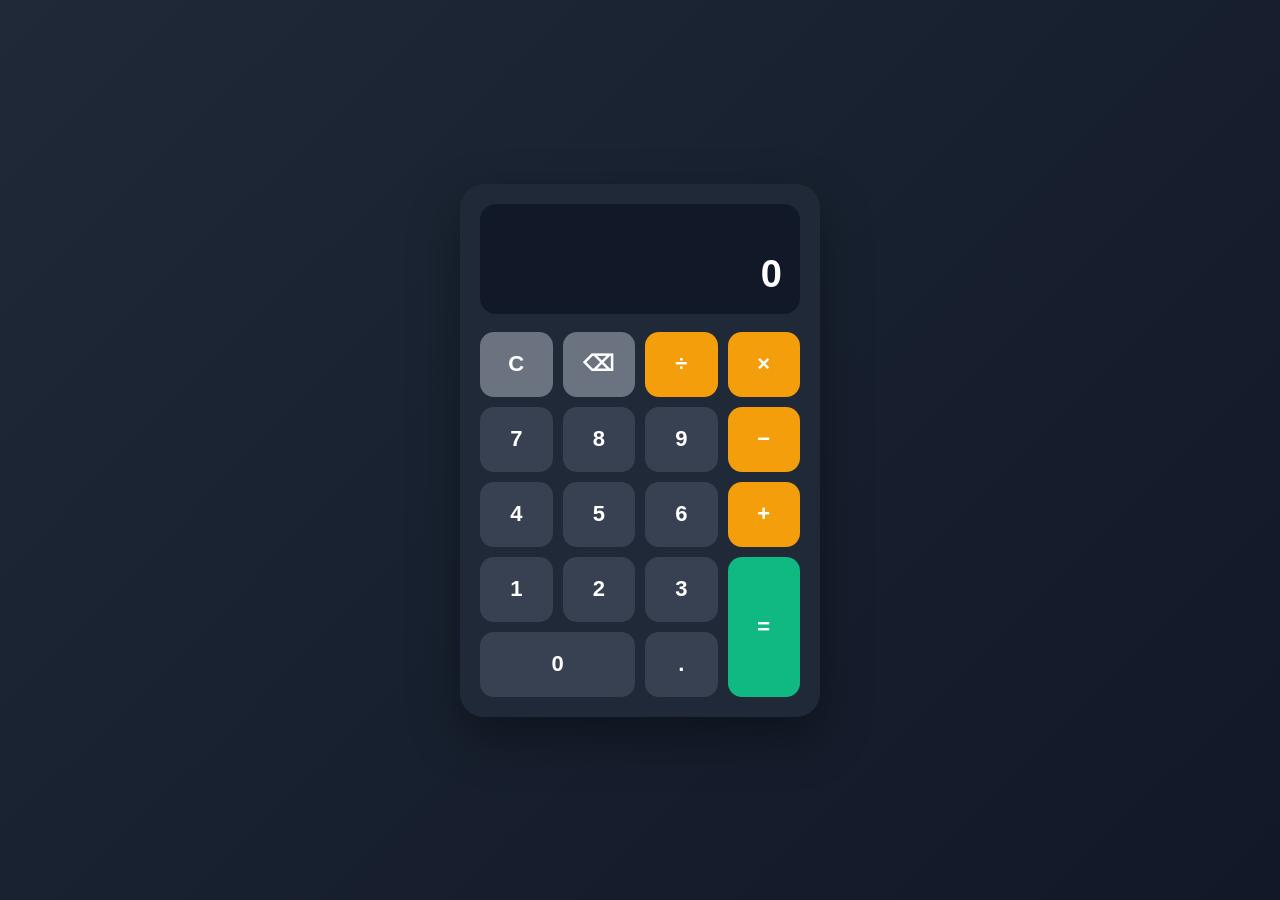
<file: WebDev-L2-Calculator/index.html>
<!DOCTYPE html>
<html lang="en">
<head>
    <meta charset="UTF-8">
    <meta name="viewport" content="width=device-width, initial-scale=1.0">
    <title>Calculator</title>
    <link rel="stylesheet" href="style.css">
</head>

<body>

    <main class="calculator">
        <div class="calculator-display">
            <div id="expression" class="expression"></div>
            <div id="display" class="display">0</div>
        </div>

        <div class="calculator-buttons">
            <button id="clear" class="function-btn">C</button>
            <button id="backspace" class="function-btn">⌫</button>
            <button class="operator-btn" data-operator="÷">÷</button>
            <button class="operator-btn" data-operator="×">×</button>

            <button class="number-btn" data-number="7">7</button>
            <button class="number-btn" data-number="8">8</button>
            <button class="number-btn" data-number="9">9</button>
            <button class="operator-btn" data-operator="−">−</button>

            <button class="number-btn" data-number="4">4</button>
            <button class="number-btn" data-number="5">5</button>
            <button class="number-btn" data-number="6">6</button>
            <button class="operator-btn" data-operator="+">+</button>

            <button class="number-btn" data-number="1">1</button>
            <button class="number-btn" data-number="2">2</button>
            <button class="number-btn" data-number="3">3</button>
            <button id="equals" class="equals-btn">=</button>

            <button class="number-btn zero-btn" data-number="0">0</button>
            <button class="number-btn" data-number=".">.</button>
        </div>
    </main>

    <script src="script.js"></script>
</body>
</html>
</file>
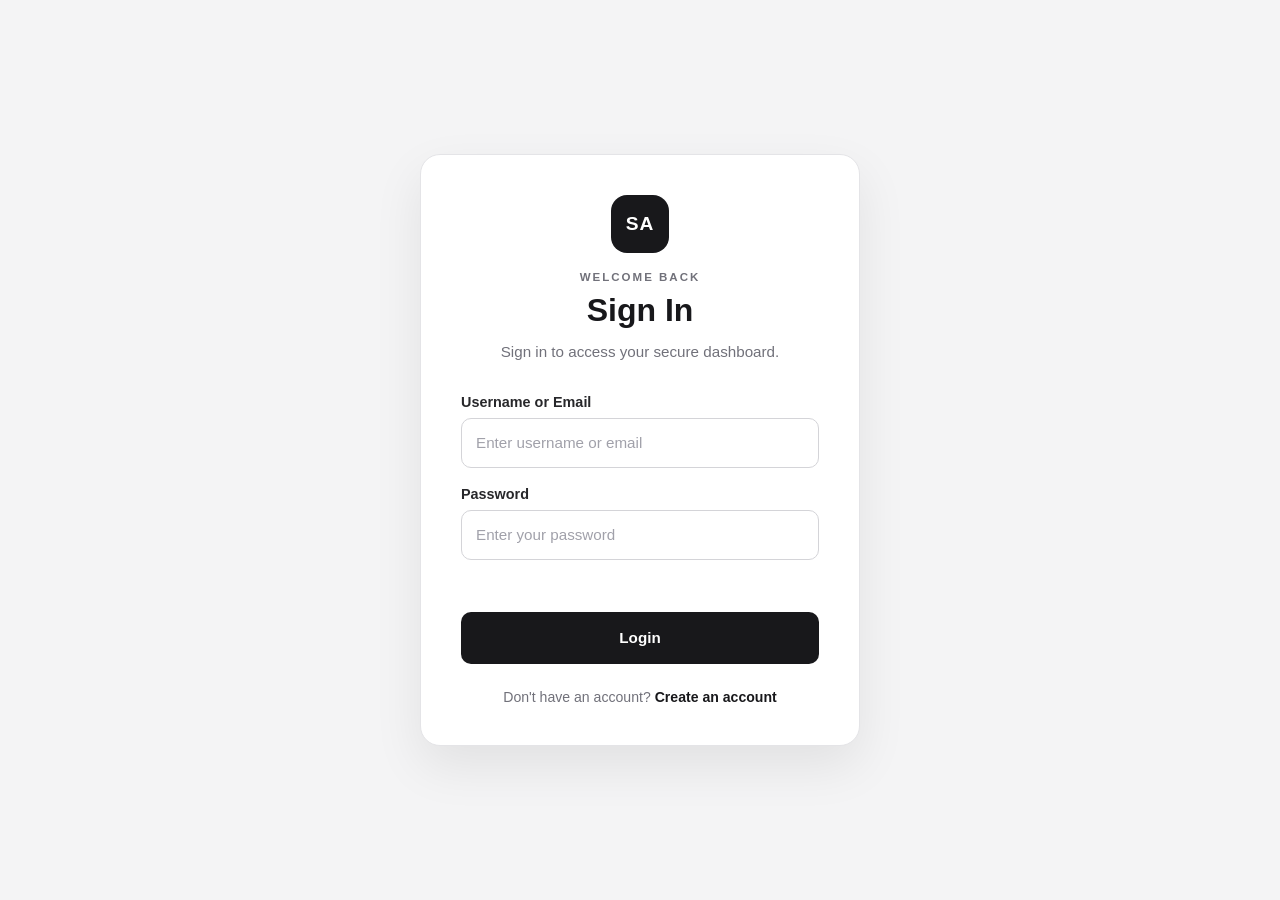
<file: WebDev-L2-LoginAuthentication/index.html>
<!DOCTYPE html>
<html lang="en">
<head>
    <meta charset="UTF-8">
    <meta name="viewport" content="width=device-width, initial-scale=1.0">

    <title>Login | SecureAuth</title>

    <link rel="stylesheet" href="style.css">
</head>

<body>

    <main class="auth-container">

        <section class="auth-card">

            <div class="auth-header">
                <div class="logo">SA</div>

                <p class="eyebrow">WELCOME BACK</p>

                <h1>Sign In</h1>

                <p>
                    Sign in to access your secure dashboard.
                </p>
            </div>


            <form id="loginForm" class="auth-form">

                <div class="form-group">

                    <label for="loginIdentifier">
                        Username or Email
                    </label>

                    <input
                        type="text"
                        id="loginIdentifier"
                        name="loginIdentifier"
                        placeholder="Enter username or email"
                        autocomplete="username"
                        required
                    >

                </div>


                <div class="form-group">

                    <label for="loginPassword">
                        Password
                    </label>

                    <input
                        type="password"
                        id="loginPassword"
                        name="loginPassword"
                        placeholder="Enter your password"
                        autocomplete="current-password"
                        required
                    >

                </div>


                <p
                    id="loginMessage"
                    class="form-message"
                    role="alert"
                    aria-live="polite"
                ></p>


                <button
                    type="submit"
                    class="primary-btn"
                >
                    Login
                </button>

            </form>


            <div class="auth-footer">

                <p>
                    Don't have an account?
                    <a href="register.html">Create an account</a>
                </p>

            </div>

        </section>

    </main>


    <script src="script.js"></script>

</body>
</html>
</file>
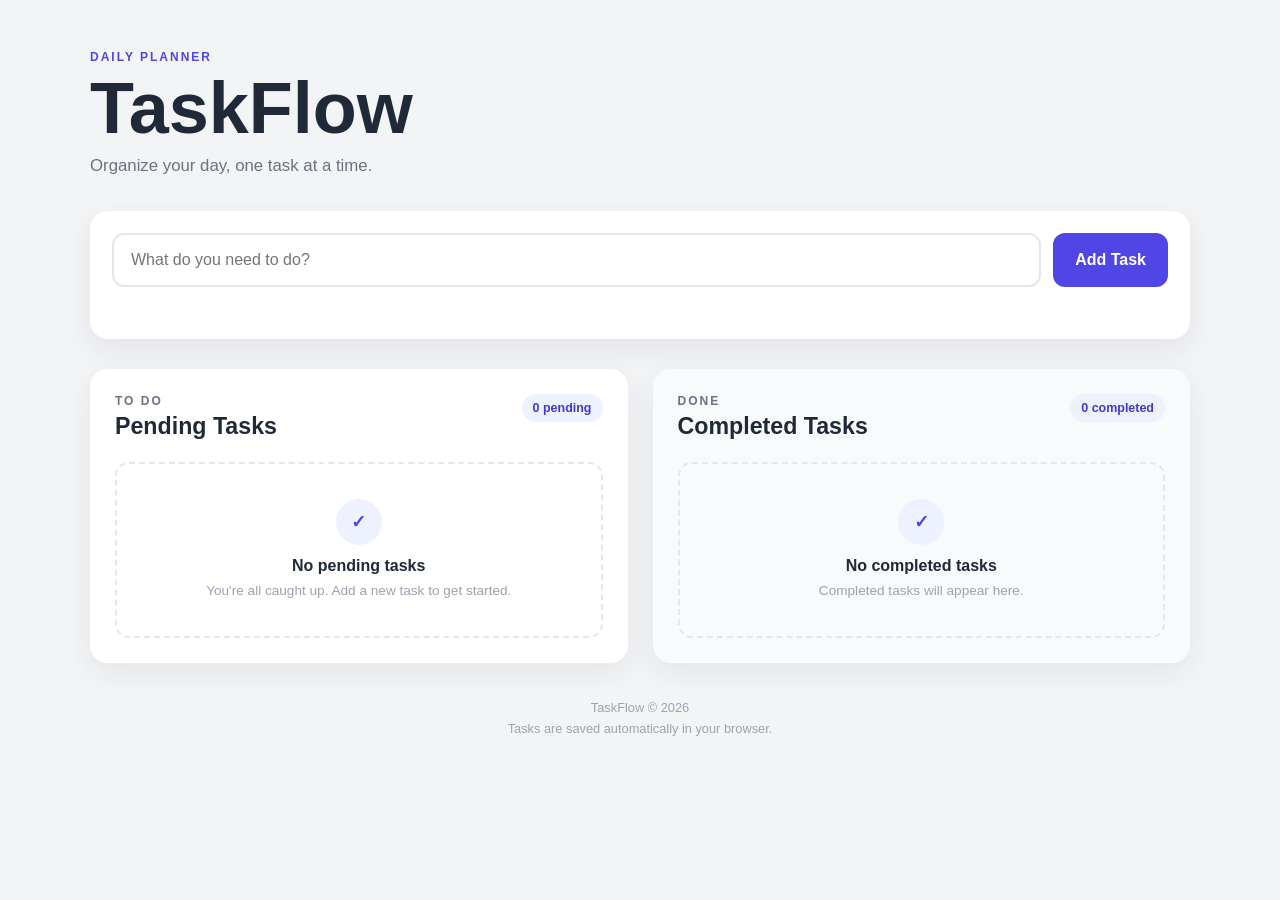
<file: WebDev-L2-ToDoApp/index.html>
<!DOCTYPE html>
<html lang="en">
<head>
    <meta charset="UTF-8">
    <meta name="viewport" content="width=device-width, initial-scale=1.0">

    <title>TaskFlow - To-Do App</title>

    <link rel="stylesheet" href="style.css">
</head>

<body>

    <main class="app-container">

        <!-- Header -->
        <header class="app-header">
            <div>
                <p class="eyebrow">DAILY PLANNER</p>
                <h1>TaskFlow</h1>
                <p class="subtitle">
                    Organize your day, one task at a time.
                </p>
            </div>
        </header>


        <!-- Add Task -->
        <section class="add-task-section">

            <form id="taskForm" class="task-form">

                <input
                    type="text"
                    id="taskInput"
                    placeholder="What do you need to do?"
                    maxlength="150"
                    autocomplete="off"
                >

                <button type="submit" id="addTaskBtn">
                    Add Task
                </button>

            </form>

            <p id="formMessage" class="form-message"></p>

        </section>


        <!-- Task Lists -->
        <section class="task-lists">

            <!-- Pending Tasks -->
            <div class="task-section">

                <div class="section-header">
                    <div>
                        <p class="section-label">TO DO</p>
                        <h2>Pending Tasks</h2>
                    </div>

                    <span id="pendingCount" class="task-count">
                        0 pending
                    </span>
                </div>

                <div id="pendingTasks" class="task-list">

                    <div class="empty-state" id="pendingEmptyState">
                        <div class="empty-icon">✓</div>
                        <h3>No pending tasks</h3>
                        <p>
                            You're all caught up. Add a new task to get started.
                        </p>
                    </div>

                </div>

            </div>


            <!-- Completed Tasks -->
            <div class="task-section completed-section">

                <div class="section-header">
                    <div>
                        <p class="section-label">DONE</p>
                        <h2>Completed Tasks</h2>
                    </div>

                    <span id="completedCount" class="task-count">
                        0 completed
                    </span>
                </div>

                <div id="completedTasks" class="task-list">

                    <div class="empty-state" id="completedEmptyState">
                        <div class="empty-icon">✓</div>
                        <h3>No completed tasks</h3>
                        <p>
                            Completed tasks will appear here.
                        </p>
                    </div>

                </div>

            </div>

        </section>


        <!-- Footer -->
        <footer class="app-footer">
            <p>
                TaskFlow &copy; 2026
            </p>
            <p>
                Tasks are saved automatically in your browser.
            </p>
        </footer>

    </main>

    <script src="script.js"></script>

</body>
</html>
</file>
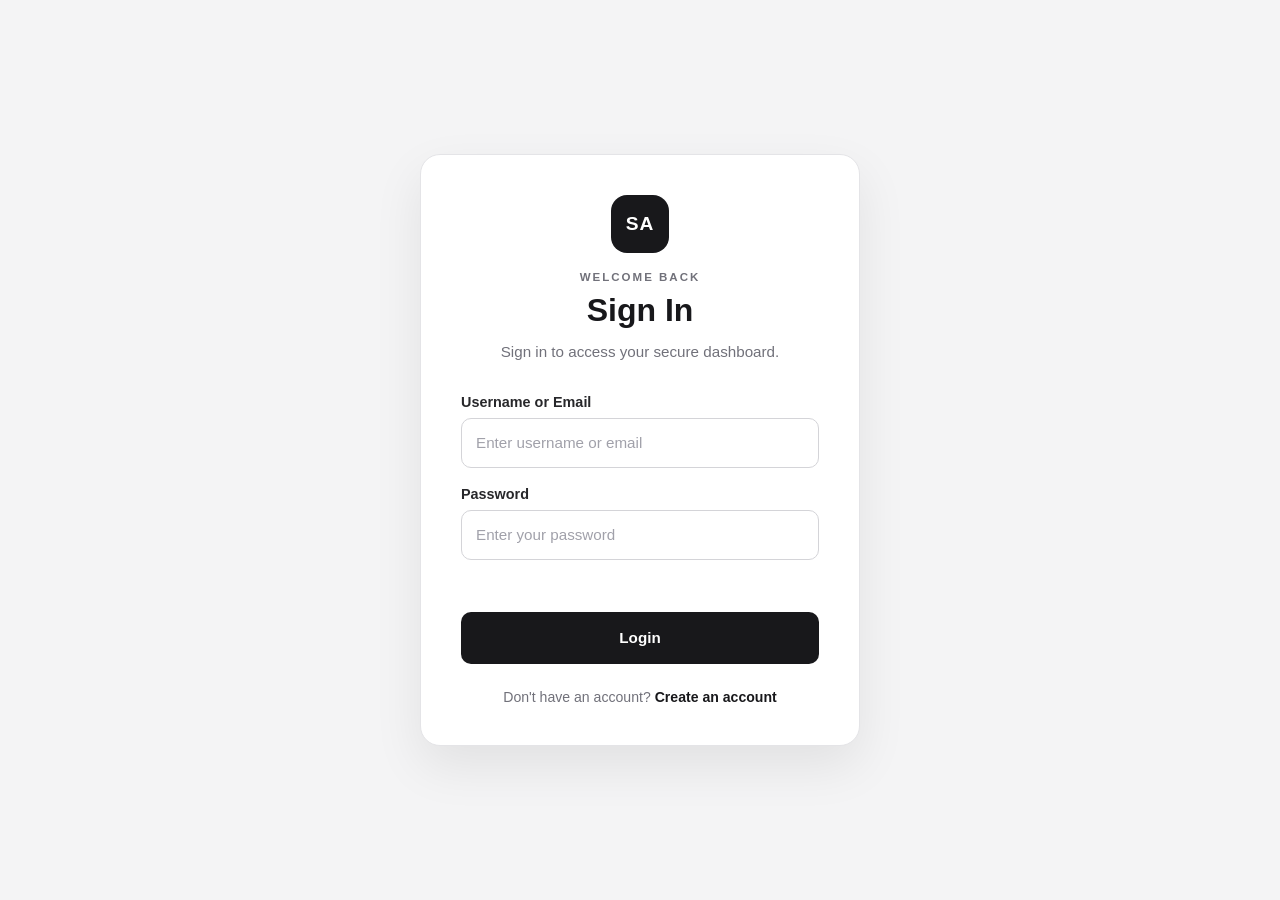
<file: WebDev-L2-LoginAuthentication/dashboard.html>
<!DOCTYPE html>
<html lang="en">
<head>
    <meta charset="UTF-8">
    <meta name="viewport" content="width=device-width, initial-scale=1.0">

    <title>Dashboard | SecureAuth</title>

    <link rel="stylesheet" href="style.css">
</head>

<body>

    <main class="dashboard-container">

        <header class="dashboard-header">

            <div>
                <p class="eyebrow">SECURE DASHBOARD</p>

                <h1>Welcome, <span id="userName">User</span>!</h1>

                <p class="dashboard-subtitle">
                    You have successfully logged in to your account.
                </p>
            </div>

            <button
                id="logoutButton"
                class="logout-btn"
                type="button"
            >
                Logout
            </button>

        </header>


        <section class="dashboard-card">

            <div class="dashboard-icon">
                ✓
            </div>

            <h2>Authentication Successful</h2>

            <p>
                This is a protected dashboard. Only authenticated
                users should be able to access this page.
            </p>

        </section>


        <section class="account-card">

            <h2>Account Information</h2>

            <div class="account-info">

                <div class="info-row">
                    <span>Username</span>
                    <strong id="dashboardUsername">—</strong>
                </div>

                <div class="info-row">
                    <span>Email</span>
                    <strong id="dashboardEmail">—</strong>
                </div>

            </div>

        </section>


        <footer class="dashboard-footer">

            <p>
                SecureAuth Authentication System
            </p>

            <p>
                Internship Project — Oasis Infobyte
            </p>

        </footer>

    </main>


    <script src="script.js"></script>

</body>
</html>
</file>
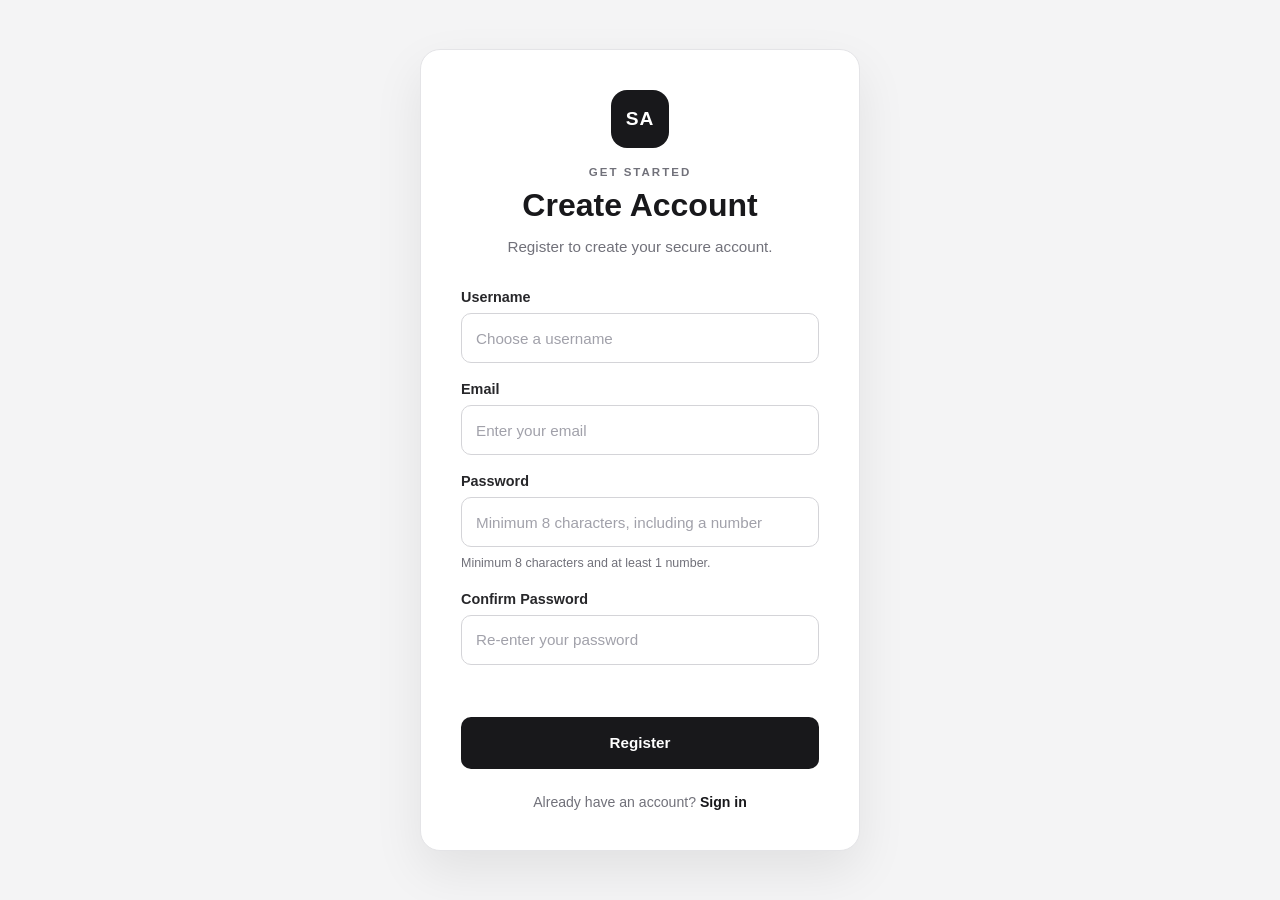
<file: WebDev-L2-LoginAuthentication/register.html>
<!DOCTYPE html>
<html lang="en">
<head>
    <meta charset="UTF-8">
    <meta name="viewport" content="width=device-width, initial-scale=1.0">

    <title>Register | SecureAuth</title>

    <link rel="stylesheet" href="style.css">
</head>

<body>

    <main class="auth-container">

        <section class="auth-card">

            <div class="auth-header">

                <div class="logo">SA</div>

                <p class="eyebrow">GET STARTED</p>

                <h1>Create Account</h1>

                <p>
                    Register to create your secure account.
                </p>

            </div>


            <form id="registerForm" class="auth-form">

                <!-- Username -->
                <div class="form-group">

                    <label for="registerUsername">
                        Username
                    </label>

                    <input
                        type="text"
                        id="registerUsername"
                        name="username"
                        placeholder="Choose a username"
                        autocomplete="username"
                        minlength="3"
                        maxlength="30"
                        required
                    >

                </div>


                <!-- Email -->
                <div class="form-group">

                    <label for="registerEmail">
                        Email
                    </label>

                    <input
                        type="email"
                        id="registerEmail"
                        name="email"
                        placeholder="Enter your email"
                        autocomplete="email"
                        required
                    >

                </div>


                <!-- Password -->
                <div class="form-group">

                    <label for="registerPassword">
                        Password
                    </label>

                    <input
                        type="password"
                        id="registerPassword"
                        name="password"
                        placeholder="Minimum 8 characters, including a number"
                        autocomplete="new-password"
                        required
                    >

                    <small class="input-hint">
                        Minimum 8 characters and at least 1 number.
                    </small>

                </div>


                <!-- Confirm Password -->
                <div class="form-group">

                    <label for="confirmPassword">
                        Confirm Password
                    </label>

                    <input
                        type="password"
                        id="confirmPassword"
                        name="confirmPassword"
                        placeholder="Re-enter your password"
                        autocomplete="new-password"
                        required
                    >

                </div>


                <!-- Message -->
                <p
                    id="registerMessage"
                    class="form-message"
                    role="alert"
                    aria-live="polite"
                ></p>


                <!-- Submit -->
                <button
                    type="submit"
                    class="primary-btn"
                >
                    Register
                </button>

            </form>


            <div class="auth-footer">

                <p>
                    Already have an account?
                    <a href="index.html">Sign in</a>
                </p>

            </div>

        </section>

    </main>


    <script src="script.js"></script>

</body>
</html>
</file>
<file: WebDev-L2-Calculator/style.css>
* {
    margin: 0;
    padding: 0;
    box-sizing: border-box;
}

body {
    min-height: 100vh;
    display: flex;
    justify-content: center;
    align-items: center;
    padding: 20px;
    font-family: Arial, sans-serif;
    background: linear-gradient(135deg, #1f2937, #111827);
}

.calculator {
    width: 100%;
    max-width: 360px;
    padding: 20px;
    border-radius: 24px;
    background: #1f2937;
    box-shadow: 0 20px 50px rgba(0, 0, 0, 0.35);
}

.calculator-display {
    min-height: 110px;
    margin-bottom: 18px;
    padding: 18px;
    border-radius: 16px;
    background: #111827;
    color: white;
    display: flex;
    flex-direction: column;
    justify-content: flex-end;
    align-items: flex-end;
    overflow: hidden;
}

.expression {
    width: 100%;
    min-height: 24px;
    text-align: right;
    font-size: 16px;
    color: #9ca3af;
    margin-bottom: 6px;
    overflow-x: auto;
    white-space: nowrap;
}

.display {
    width: 100%;
    text-align: right;
    font-size: 38px;
    font-weight: bold;
    overflow-x: auto;
    white-space: nowrap;
}

.calculator-buttons {
    display: grid;
    grid-template-columns: repeat(4, 1fr);
    gap: 10px;
}

button {
    min-height: 65px;
    border: none;
    border-radius: 14px;
    font-size: 22px;
    font-weight: 600;
    cursor: pointer;
    transition: transform 0.1s ease, opacity 0.1s ease;
}

button:hover {
    opacity: 0.9;
}

button:active {
    transform: scale(0.95);
}

.number-btn {
    background: #374151;
    color: white;
}

.function-btn {
    background: #6b7280;
    color: white;
}

.operator-btn {
    background: #f59e0b;
    color: white;
}

.equals-btn {
    grid-row: span 2;
    background: #10b981;
    color: white;
}

.zero-btn {
    grid-column: span 2;
}

@media (max-width: 400px) {
    .calculator {
        padding: 15px;
    }

    button {
        min-height: 58px;
        font-size: 20px;
    }

    .display {
        font-size: 32px;
    }
}
</file>
<file: WebDev-L2-LoginAuthentication/style.css>
/* =========================
   RESET
========================= */

* {
    margin: 0;
    padding: 0;
    box-sizing: border-box;
}

html {
    scroll-behavior: smooth;
}

body {
    min-height: 100vh;
    font-family: Arial, Helvetica, sans-serif;
    background: #f4f4f5;
    color: #18181b;
}


/* =========================
   AUTH CONTAINER
========================= */

.auth-container {
    min-height: 100vh;
    display: flex;
    align-items: center;
    justify-content: center;
    padding: 30px 20px;
}


/* =========================
   AUTH CARD
========================= */

.auth-card {
    width: 100%;
    max-width: 440px;
    padding: 40px;
    background: #ffffff;
    border: 1px solid #e4e4e7;
    border-radius: 20px;
    box-shadow: 0 20px 50px rgba(0, 0, 0, 0.08);
}


/* =========================
   AUTH HEADER
========================= */

.auth-header {
    text-align: center;
    margin-bottom: 30px;
}

.logo {
    width: 58px;
    height: 58px;
    margin: 0 auto 18px;

    display: flex;
    align-items: center;
    justify-content: center;

    background: #18181b;
    color: #ffffff;

    border-radius: 16px;

    font-size: 1.2rem;
    font-weight: 800;
    letter-spacing: 1px;
}

.eyebrow {
    margin-bottom: 8px;

    font-size: 0.72rem;
    font-weight: 800;
    letter-spacing: 2px;

    color: #71717a;
}

.auth-header h1 {
    margin-bottom: 10px;

    font-size: 2rem;
    line-height: 1.2;
}

.auth-header p:last-child {
    color: #71717a;
    font-size: 0.95rem;
    line-height: 1.6;
}


/* =========================
   FORM
========================= */

.auth-form {
    display: flex;
    flex-direction: column;
    gap: 18px;
}

.form-group {
    display: flex;
    flex-direction: column;
    gap: 8px;
}

.form-group label {
    font-size: 0.9rem;
    font-weight: 700;
    color: #27272a;
}

.form-group input {
    width: 100%;
    min-height: 50px;

    padding: 0 14px;

    border: 1px solid #d4d4d8;
    border-radius: 10px;

    outline: none;

    background: #ffffff;
    color: #18181b;

    font-size: 0.95rem;

    transition:
        border-color 0.2s ease,
        box-shadow 0.2s ease;
}

.form-group input:focus {
    border-color: #18181b;
    box-shadow: 0 0 0 4px rgba(24, 24, 27, 0.08);
}

.form-group input::placeholder {
    color: #a1a1aa;
}

.input-hint {
    color: #71717a;
    font-size: 0.78rem;
    line-height: 1.4;
}


/* =========================
   MESSAGES
========================= */

.form-message {
    min-height: 20px;
    margin-top: -4px;

    font-size: 0.85rem;
    font-weight: 600;

    line-height: 1.4;
}


/* =========================
   PRIMARY BUTTON
========================= */

.primary-btn {
    width: 100%;
    min-height: 52px;

    border: none;
    border-radius: 10px;

    background: #18181b;
    color: #ffffff;

    font-size: 0.95rem;
    font-weight: 800;

    cursor: pointer;

    transition:
        transform 0.15s ease,
        opacity 0.15s ease;
}

.primary-btn:hover {
    opacity: 0.88;
}

.primary-btn:active {
    transform: scale(0.98);
}


/* =========================
   AUTH FOOTER
========================= */

.auth-footer {
    margin-top: 25px;

    text-align: center;

    color: #71717a;
    font-size: 0.88rem;
}

.auth-footer a {
    color: #18181b;
    font-weight: 800;
    text-decoration: none;
}

.auth-footer a:hover {
    text-decoration: underline;
}


/* =========================
   DASHBOARD
========================= */

.dashboard-container {
    width: 92%;
    max-width: 1050px;

    margin: 0 auto;

    padding: 45px 0;
}

.dashboard-header {
    display: flex;
    justify-content: space-between;
    align-items: flex-start;

    gap: 25px;

    margin-bottom: 30px;
}

.dashboard-header h1 {
    margin-bottom: 8px;

    font-size: clamp(2rem, 5vw, 3.2rem);
    line-height: 1.1;
}

.dashboard-subtitle {
    color: #71717a;
    font-size: 0.98rem;
}

.logout-btn {
    min-height: 46px;

    padding: 0 18px;

    border: 2px solid #18181b;
    border-radius: 10px;

    background: #ffffff;
    color: #18181b;

    font-size: 0.85rem;
    font-weight: 800;

    cursor: pointer;

    transition:
        background 0.2s ease,
        color 0.2s ease;
}

.logout-btn:hover {
    background: #18181b;
    color: #ffffff;
}


/* =========================
   DASHBOARD CARD
========================= */

.dashboard-card {
    padding: 40px;

    background: #18181b;
    color: #ffffff;

    border-radius: 20px;

    margin-bottom: 25px;

    box-shadow: 0 20px 40px rgba(0, 0, 0, 0.15);
}

.dashboard-icon {
    width: 52px;
    height: 52px;

    display: flex;
    align-items: center;
    justify-content: center;

    margin-bottom: 20px;

    background: #ffffff;
    color: #18181b;

    border-radius: 50%;

    font-size: 1.2rem;
    font-weight: 900;
}

.dashboard-card h2 {
    margin-bottom: 10px;

    font-size: 1.6rem;
}

.dashboard-card p {
    max-width: 650px;

    color: #d4d4d8;

    font-size: 0.95rem;
    line-height: 1.7;
}


/* =========================
   ACCOUNT CARD
========================= */

.account-card {
    padding: 30px;

    background: #ffffff;

    border: 1px solid #e4e4e7;
    border-radius: 18px;

    box-shadow: 0 10px 30px rgba(0, 0, 0, 0.05);
}

.account-card h2 {
    margin-bottom: 20px;

    font-size: 1.25rem;
}

.account-info {
    display: flex;
    flex-direction: column;
}

.info-row {
    display: flex;
    justify-content: space-between;
    align-items: center;

    gap: 20px;

    padding: 16px 0;

    border-bottom: 1px solid #e4e4e7;
}

.info-row:last-child {
    border-bottom: none;
}

.info-row span {
    color: #71717a;
    font-size: 0.9rem;
}

.info-row strong {
    color: #18181b;
    font-size: 0.9rem;
    word-break: break-word;
    text-align: right;
}


/* =========================
   DASHBOARD FOOTER
========================= */

.dashboard-footer {
    margin-top: 35px;

    text-align: center;

    color: #a1a1aa;

    font-size: 0.8rem;
    line-height: 1.6;
}


/* =========================
   RESPONSIVE
========================= */

@media (max-width: 650px) {

    .auth-card {
        padding: 30px 22px;
    }

    .dashboard-container {
        width: 94%;
        padding-top: 30px;
    }

    .dashboard-header {
        flex-direction: column;
    }

    .logout-btn {
        width: 100%;
    }

    .dashboard-card {
        padding: 30px 24px;
    }

    .account-card {
        padding: 24px 20px;
    }

    .info-row {
        align-items: flex-start;
        flex-direction: column;
        gap: 6px;
    }

    .info-row strong {
        text-align: left;
    }
}

@media (max-width: 420px) {

    .auth-container {
        padding: 20px 12px;
    }

    .auth-card {
        padding: 25px 18px;
        border-radius: 16px;
    }

    .auth-header h1 {
        font-size: 1.75rem;
    }

    .dashboard-header h1 {
        font-size: 2rem;
    }
}
</file>
<file: WebDev-L2-ToDoApp/style.css>
* {
    margin: 0;
    padding: 0;
    box-sizing: border-box;
}

html {
    scroll-behavior: smooth;
}

body {
    min-height: 100vh;
    font-family: Arial, sans-serif;
    background: #f3f4f6;
    color: #1f2937;
}

.app-container {
    width: 92%;
    max-width: 1100px;
    margin: 0 auto;
    padding: 50px 0 30px;
}

/* =========================
   HEADER
========================= */

.app-header {
    margin-bottom: 35px;
}

.eyebrow,
.section-label {
    font-size: 0.75rem;
    font-weight: 800;
    letter-spacing: 2px;
    text-transform: uppercase;
}

.eyebrow {
    color: #4f46e5;
    margin-bottom: 8px;
}

.app-header h1 {
    font-size: clamp(2.6rem, 7vw, 4.5rem);
    line-height: 1;
    margin-bottom: 12px;
}

.subtitle {
    color: #6b7280;
    font-size: 1.05rem;
}

/* =========================
   ADD TASK
========================= */

.add-task-section {
    background: #ffffff;
    padding: 22px;
    border-radius: 18px;
    box-shadow: 0 10px 30px rgba(31, 41, 55, 0.08);
    margin-bottom: 30px;
}

.task-form {
    display: grid;
    grid-template-columns: 1fr auto;
    gap: 12px;
}

.task-form input {
    width: 100%;
    min-height: 54px;
    padding: 0 17px;
    border: 2px solid #e5e7eb;
    border-radius: 12px;
    outline: none;
    font-size: 1rem;
    color: #111827;
    transition: border-color 0.2s ease, box-shadow 0.2s ease;
}

.task-form input:focus {
    border-color: #4f46e5;
    box-shadow: 0 0 0 4px rgba(79, 70, 229, 0.1);
}

.task-form button {
    min-height: 54px;
    padding: 0 22px;
    border: none;
    border-radius: 12px;
    background: #4f46e5;
    color: white;
    font-size: 1rem;
    font-weight: 700;
    cursor: pointer;
    transition: transform 0.15s ease, opacity 0.15s ease;
}

.task-form button:hover {
    opacity: 0.92;
}

.task-form button:active {
    transform: scale(0.97);
}

.form-message {
    min-height: 20px;
    margin-top: 10px;
    font-size: 0.9rem;
    color: #dc2626;
}

/* =========================
   TASK SECTIONS
========================= */

.task-lists {
    display: grid;
    grid-template-columns: 1fr 1fr;
    gap: 25px;
}

.task-section {
    background: #ffffff;
    border-radius: 18px;
    padding: 25px;
    box-shadow: 0 10px 30px rgba(31, 41, 55, 0.07);
}

.completed-section {
    background: #f9fafb;
}

.section-header {
    display: flex;
    justify-content: space-between;
    align-items: flex-start;
    gap: 15px;
    margin-bottom: 22px;
}

.section-label {
    color: #6b7280;
    margin-bottom: 5px;
}

.section-header h2 {
    font-size: 1.45rem;
}

.task-count {
    display: inline-flex;
    align-items: center;
    justify-content: center;
    padding: 7px 11px;
    border-radius: 999px;
    background: #eef2ff;
    color: #4338ca;
    font-size: 0.78rem;
    font-weight: 800;
    white-space: nowrap;
}

/* =========================
   TASK LIST
========================= */

.task-list {
    display: flex;
    flex-direction: column;
    gap: 12px;
}

.task-item {
    border: 1px solid #e5e7eb;
    border-radius: 14px;
    padding: 15px;
    background: white;
}

.completed-section .task-item {
    background: #f3f4f6;
}

.task-main {
    display: flex;
    align-items: flex-start;
    gap: 12px;
}

.task-checkbox {
    width: 22px;
    height: 22px;
    margin-top: 3px;
    cursor: pointer;
    accent-color: #4f46e5;
    flex-shrink: 0;
}

.task-content {
    flex: 1;
    min-width: 0;
}

.task-text {
    font-size: 1rem;
    line-height: 1.5;
    word-break: break-word;
}

.task-item.completed .task-text {
    color: #9ca3af;
    text-decoration: line-through;
}

.task-time {
    margin-top: 5px;
    color: #9ca3af;
    font-size: 0.75rem;
}

.edit-input {
    width: 100%;
    min-height: 40px;
    padding: 8px 10px;
    border: 2px solid #4f46e5;
    border-radius: 8px;
    outline: none;
    font-size: 0.95rem;
}

/* =========================
   TASK ACTIONS
========================= */

.task-actions {
    display: flex;
    flex-wrap: wrap;
    gap: 8px;
    margin-top: 14px;
    padding-top: 12px;
    border-top: 1px solid #eef0f2;
}

.task-action {
    border: none;
    border-radius: 8px;
    padding: 8px 11px;
    font-size: 0.78rem;
    font-weight: 700;
    cursor: pointer;
}

.complete-btn {
    background: #dcfce7;
    color: #166534;
}

.edit-btn {
    background: #e0e7ff;
    color: #3730a3;
}

.delete-btn {
    background: #fee2e2;
    color: #991b1b;
}

.save-btn {
    background: #dbeafe;
    color: #1d4ed8;
}

.cancel-btn {
    background: #e5e7eb;
    color: #374151;
}

/* =========================
   EMPTY STATE
========================= */

.empty-state {
    text-align: center;
    padding: 35px 15px;
    border: 2px dashed #e5e7eb;
    border-radius: 14px;
}

.empty-icon {
    width: 46px;
    height: 46px;
    margin: 0 auto 12px;
    display: flex;
    align-items: center;
    justify-content: center;
    border-radius: 50%;
    background: #eef2ff;
    color: #4f46e5;
    font-weight: 800;
    font-size: 1.1rem;
}

.empty-state h3 {
    margin-bottom: 6px;
    font-size: 1rem;
}

.empty-state p {
    color: #9ca3af;
    font-size: 0.85rem;
    line-height: 1.5;
}

/* =========================
   FOOTER
========================= */

.app-footer {
    text-align: center;
    margin-top: 35px;
    color: #9ca3af;
    font-size: 0.8rem;
    line-height: 1.6;
}

/* =========================
   RESPONSIVE
========================= */

@media (max-width: 800px) {
    .task-lists {
        grid-template-columns: 1fr;
    }
}

@media (max-width: 560px) {
    .app-container {
        width: 94%;
        padding-top: 30px;
    }

    .task-form {
        grid-template-columns: 1fr;
    }

    .task-form button {
        width: 100%;
    }

    .section-header {
        flex-direction: column;
    }

    .task-section,
    .add-task-section {
        padding: 18px;
    }
}
</file>
